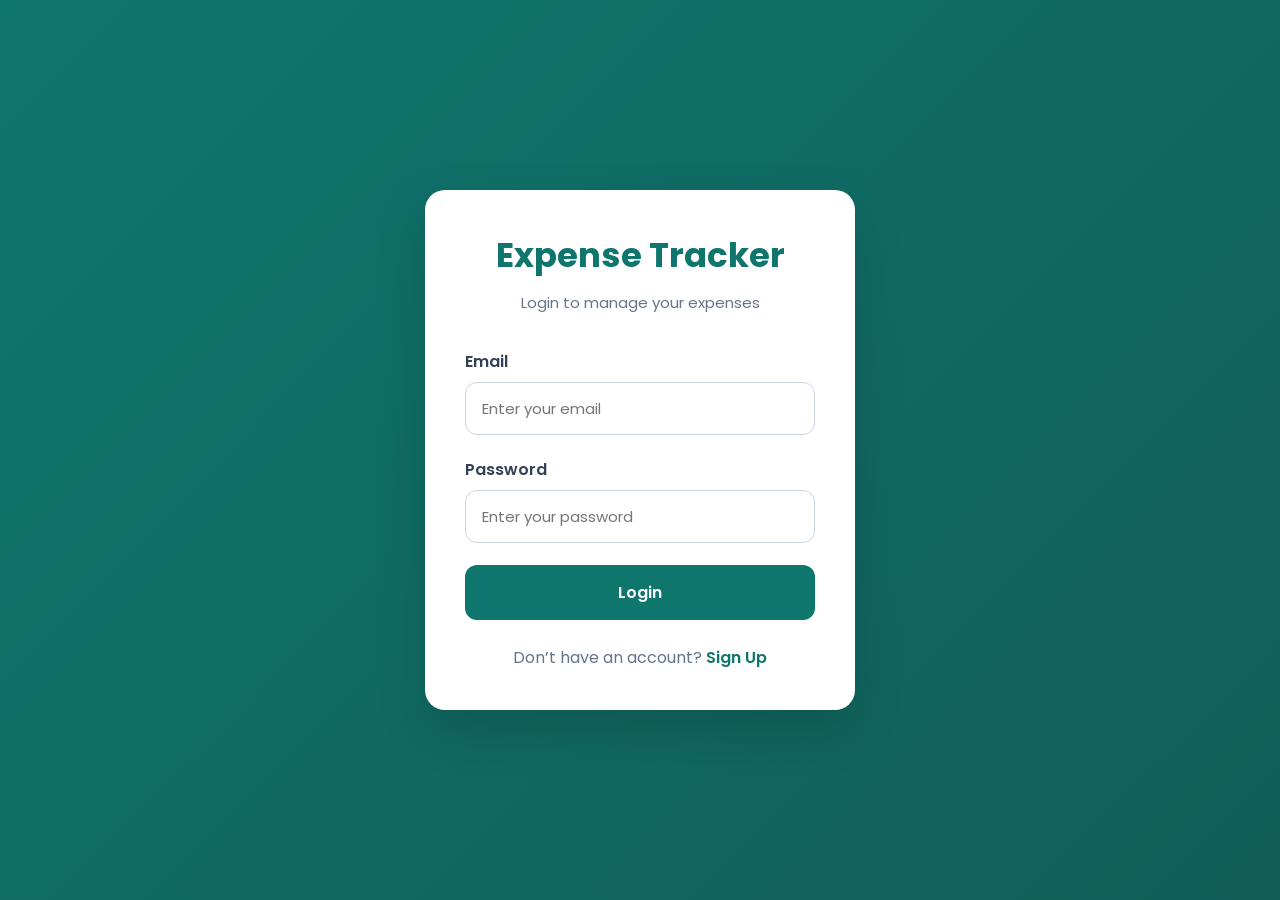
<file: client/index.html>
<!DOCTYPE html>
<html lang="en">
<head>
  <meta charset="UTF-8" />
  <meta name="viewport" content="width=device-width, initial-scale=1.0" />
  <title>Login | Expense Tracker</title>
  <link rel="preconnect" href="https://fonts.googleapis.com">
  <link rel="preconnect" href="https://fonts.gstatic.com" crossorigin>
  <link href="https://fonts.googleapis.com/css2?family=Poppins:wght@300;400;500;600;700&display=swap" rel="stylesheet">
  <link rel="stylesheet" href="./css/auth.css" />
</head>
<body>
  <div class="auth-container">
    <div class="auth-card">
      <h1>Expense Tracker</h1>
      <p class="subtitle">Login to manage your expenses</p>
      <form id="loginForm">
        <div class="form-group">
          <label for="email">Email</label>
          <input type="email" id="email" placeholder="Enter your email" required />
        </div>
        <div class="form-group">
          <label for="password">Password</label>
          <input type="password" id="password" placeholder="Enter your password" required />
        </div>
        <button type="submit" class="auth-btn">Login</button>
      </form>
      <p class="bottom-text">
        Don’t have an account?
        <a href="./signup.html">Sign Up</a>
      </p>
    </div>
  </div>
  <script src="./js/login.js"></script>
</body>
</html>
</file>
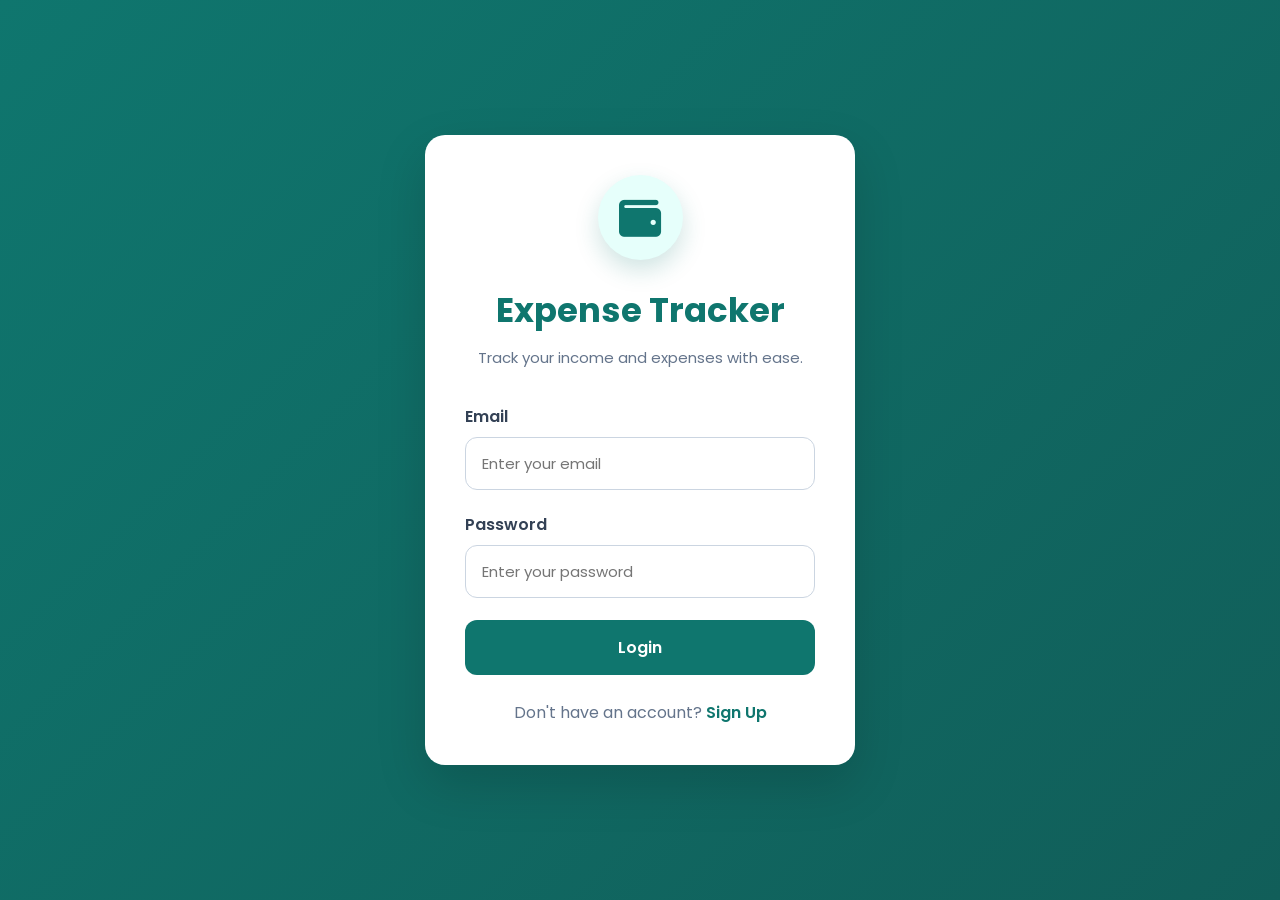
<file: client/login.html>
<!DOCTYPE html>
<html lang="en">
<head>
  <meta charset="UTF-8" />
  <meta name="viewport" content="width=device-width, initial-scale=1.0" />
  <title>Login | Expense Tracker</title>
  <link rel="preconnect" href="https://fonts.googleapis.com">
  <link rel="preconnect" href="https://fonts.gstatic.com" crossorigin>
  <link href="https://fonts.googleapis.com/css2?family=Poppins:wght@300;400;500;600;700&display=swap" rel="stylesheet">
  <link rel="stylesheet" href="https://cdnjs.cloudflare.com/ajax/libs/font-awesome/6.7.2/css/all.min.css">
  <link rel="stylesheet" href="./css/auth.css" />
</head>
<body>
  <div class="auth-container">

    <div class="auth-card">

        <div class="auth-logo"><i class="fa-solid fa-wallet"></i></div>

        <h1>Expense Tracker</h1>

        <p class="subtitle">
            Track your income and expenses with ease.
        </p>

        <form id="loginForm">

            <div class="form-group">
                <label for="email">Email</label>
                <input
                    type="email"
                    id="email"
                    placeholder="Enter your email"
                    required>
            </div>

            <div class="form-group">
                <label for="password">Password</label>
                <input
                    type="password"
                    id="password"
                    placeholder="Enter your password"
                    required>
            </div>

            <button type="submit" class="auth-btn">
                Login
            </button>

        </form>

        <p class="bottom-text">
            Don't have an account?
            <a href="signup.html">Sign Up</a>
        </p>

    </div>

</div>

  <script src="./js/login.js"></script>
</body>
</html>
</file>
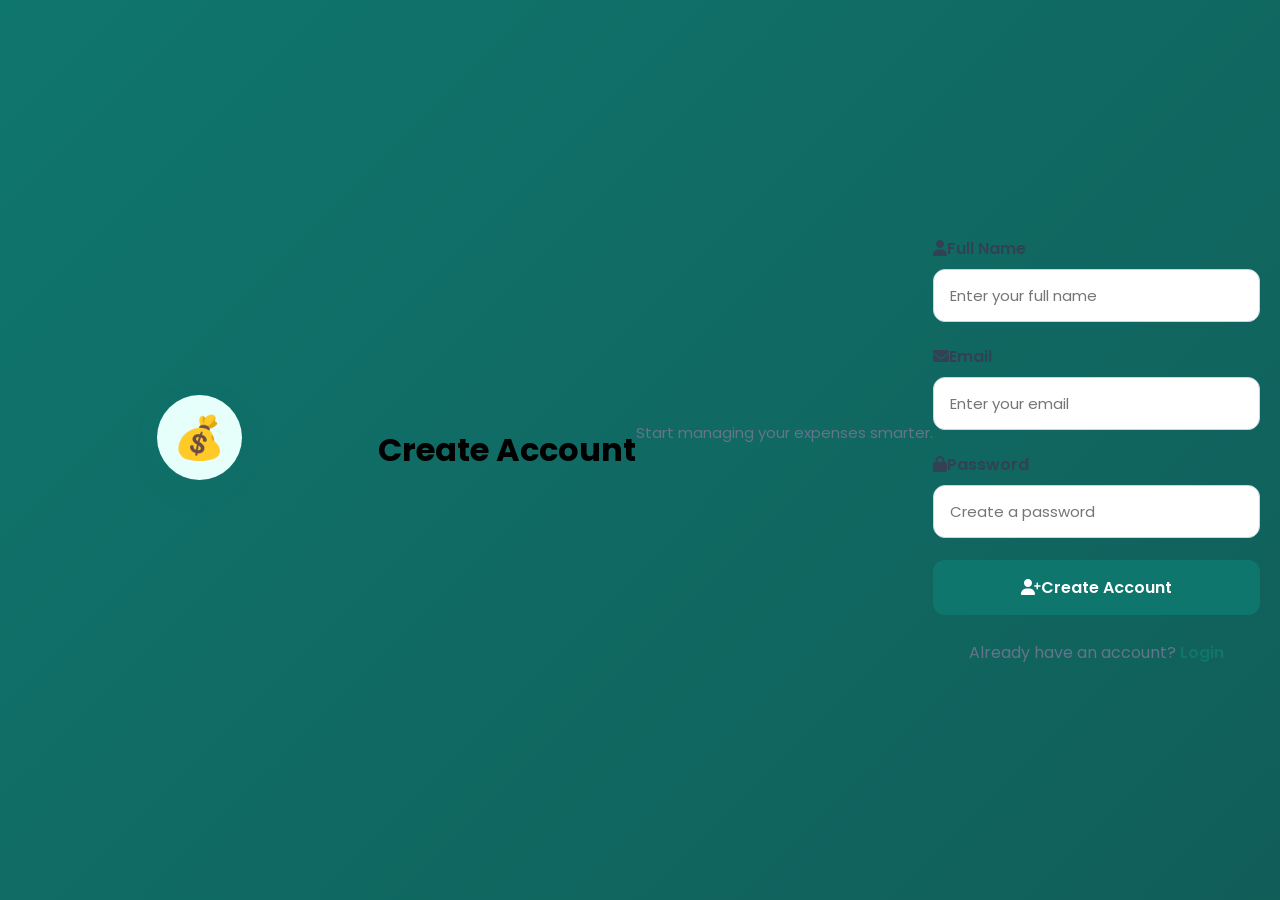
<file: client/signup.html>
<!DOCTYPE html>
<html lang="en">

<head>
    <meta charset="UTF-8">
    <meta name="viewport" content="width=device-width, initial-scale=1.0">
    <title>Create Account | Expense Tracker</title>

    <link rel="preconnect" href="https://fonts.googleapis.com">
    <link rel="preconnect" href="https://fonts.gstatic.com" crossorigin>

    <link href="https://fonts.googleapis.com/css2?family=Poppins:wght@300;400;500;600;700&display=swap" rel="stylesheet">

    <link rel="stylesheet"
    href="https://cdnjs.cloudflare.com/ajax/libs/font-awesome/6.7.2/css/all.min.css">

    <link rel="stylesheet" href="css/auth.css">
</head>

<body>

    <div class="auth-container">

        <div class="auth-logo">💰</div>
        <h1>Create Account</h1>
            <p class="subtitle">Start managing your expenses smarter.</p>

            <form id="signupForm">

                <div class="form-group">
                    <label for="name"><i class="fa-solid fa-user"></i>Full Name</label>
                    <input type="text" id="name" placeholder="Enter your full name" required>
                </div>

                <div class="form-group">
                    <label for="email"><i class="fa-solid fa-envelope"></i>Email</label>
                    <input type="email" id="email" placeholder="Enter your email" required>
                </div>

                <div class="form-group">
                    <label for="password"><i class="fa-solid fa-lock"></i>Password</label>
                    <input type="password" id="password" placeholder="Create a password" required>
                </div>

                <button type="submit" class="auth-btn"><i class="fa-solid fa-user-plus"></i>Create Account</button>

                <p class="bottom-text">
                    Already have an account?
                    <a href="login.html">Login</a>
                </p>

            </form>

        </div>

    </div>

    <script src="js/signup.js"></script>

</body>

</html>
</file>
<file: client/css/auth.css>
*{
    margin:0;
    padding:0;
    box-sizing:border-box;
    font-family:'Poppins',sans-serif;
}

body{
    min-height:100vh;
    display:flex;
    justify-content:center;
    align-items:center;
    background:linear-gradient(135deg,#0F766E,#115E59);
    padding:20px;
}

.auth-logo{
    width:85px;
    height:85px;
    margin:0 auto 25px;
    border-radius:50%;
    background:#E6FFFB;
    color:#0F766E;
    display:flex;
    justify-content:center;
    align-items:center;
    font-size:42px;
    box-shadow:0 10px 25px rgba(15,118,110,.20);
}

/* Card */

.auth-container{
    width:100%;
    display:flex;
    justify-content:center;
    align-items:center;
}

.auth-card{
    width:100%;
    max-width:430px;
    background:white;
    border-radius:20px;
    padding:40px;
    box-shadow:0 20px 50px rgba(0,0,0,.15);
    transition:.3s;
}

.auth-card:hover{
    transform:translateY(-5px);
}

/* Heading */

.auth-card h1{
    text-align:center;
    color:#0F766E;
    font-size:34px;
    margin-bottom:10px;
}

.subtitle{
    text-align:center;
    color:#64748B;
    margin-bottom:35px;
    font-size:15px;
}

/* Form */

.form-group{
    margin-bottom:22px;
}

.form-group label{
    display:block;
    margin-bottom:8px;
    font-weight:600;
    color:#334155;
}

.form-group input{
    width:100%;
    padding:14px 16px;
    border:1px solid #CBD5E1;
    border-radius:12px;
    font-size:15px;
    transition:.3s;
}

.form-group input:focus{
    outline:none;
    border-color:#0F766E;
    box-shadow:0 0 0 4px rgba(15,118,110,.15);
}

/* Button */

.auth-btn{
    width:100%;
    padding:15px;
    border:none;
    border-radius:12px;
    background:#0F766E;
    color:white;
    font-size:16px;
    font-weight:600;
    cursor:pointer;
    transition:.3s;
}

.auth-btn:hover{
    background:#115E59;
    transform:translateY(-3px);
    box-shadow:0 10px 25px rgba(15,118,110,.3);
}

/* Footer */

.bottom-text{
    text-align:center;
    margin-top:25px;
    color:#64748B;
}

.bottom-text a{
    color:#0F766E;
    text-decoration:none;
    font-weight:600;
}

.bottom-text a:hover{
    text-decoration:underline;
}

/* responsive */

@media(max-width:500px){

.auth-card{
    padding:30px 25px;
}

.auth-card h1{
    font-size:28px;
}
}
</file>
